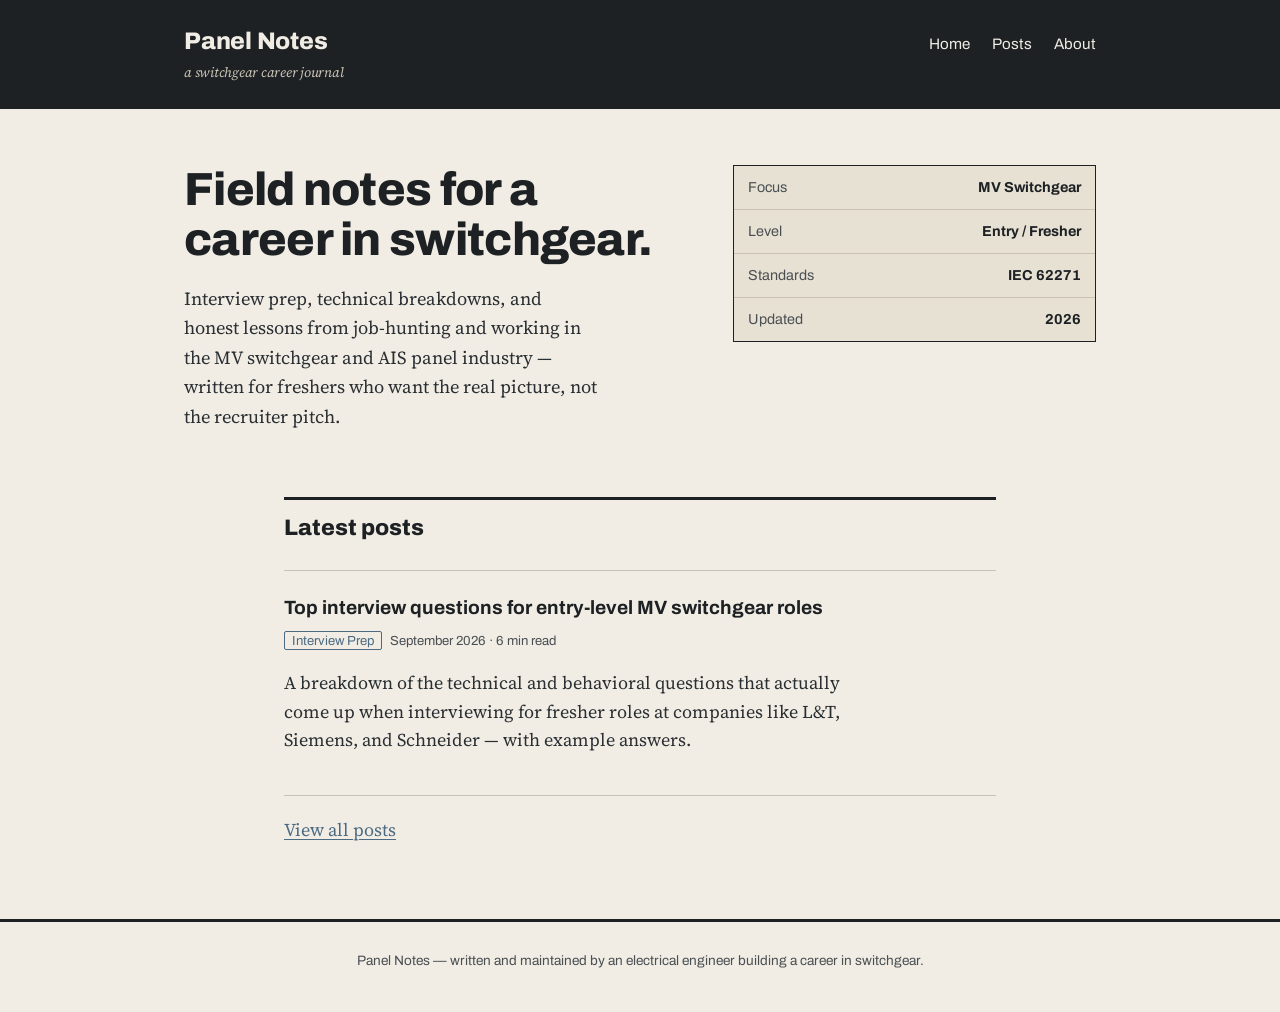
<file: index.html>
<!DOCTYPE html>
<html lang="en">
<head>
<meta charset="UTF-8">
<meta name="viewport" content="width=device-width, initial-scale=1.0">
<title>Panel Notes — MV Switchgear Career Journal</title>
<meta name="description" content="Career notes, interview prep, and field lessons from the MV switchgear and AIS panel industry.">
<link rel="preconnect" href="https://fonts.googleapis.com">
<link href="https://fonts.googleapis.com/css2?family=Archivo:wght@400;700;800&family=Source+Serif+4:ital,wght@0,400;0,600;1,400&display=swap" rel="stylesheet">
<link rel="stylesheet" href="style.css">
</head>
<body>

<header class="site-header">
  <div class="nameplate">
    <a href="index.html">
      <span class="brand">Panel Notes
        <span class="brand-sub">a switchgear career journal</span>
      </span>
    </a>
    <nav class="site-nav">
      <a href="index.html">Home</a>
      <a href="blog.html">Posts</a>
      <a href="about.html">About</a>
    </nav>
  </div>
</header>

<section class="hero">
  <div>
    <h1>Field notes for a career in switchgear.</h1>
    <p class="lede">Interview prep, technical breakdowns, and honest lessons from job-hunting and working in the MV switchgear and AIS panel industry — written for freshers who want the real picture, not the recruiter pitch.</p>
  </div>
  <div class="plate">
    <div class="plate-row"><span>Focus</span><span>MV Switchgear</span></div>
    <div class="plate-row"><span>Level</span><span>Entry / Fresher</span></div>
    <div class="plate-row"><span>Standards</span><span>IEC 62271</span></div>
    <div class="plate-row"><span>Updated</span><span id="plate-date">2026</span></div>
  </div>
</section>

<section class="section">
  <h2 class="section-title">Latest posts</h2>
  <ul class="post-list">
    <li class="post-item">
      <a class="title-link" href="interview-questions-mv-switchgear.html">Top interview questions for entry-level MV switchgear roles</a>
      <div class="post-meta"><span class="tag">Interview Prep</span>September 2026 · 6 min read</div>
      <p class="post-excerpt">A breakdown of the technical and behavioral questions that actually come up when interviewing for fresher roles at companies like L&T, Siemens, and Schneider — with example answers.</p>
    </li>
  </ul>
  <p style="margin-top:20px;"><a href="blog.html">View all posts</a></p>
</section>

<footer class="site-footer">
  Panel Notes — written and maintained by an electrical engineer building a career in switchgear.
</footer>

</body>
</html>
</file>
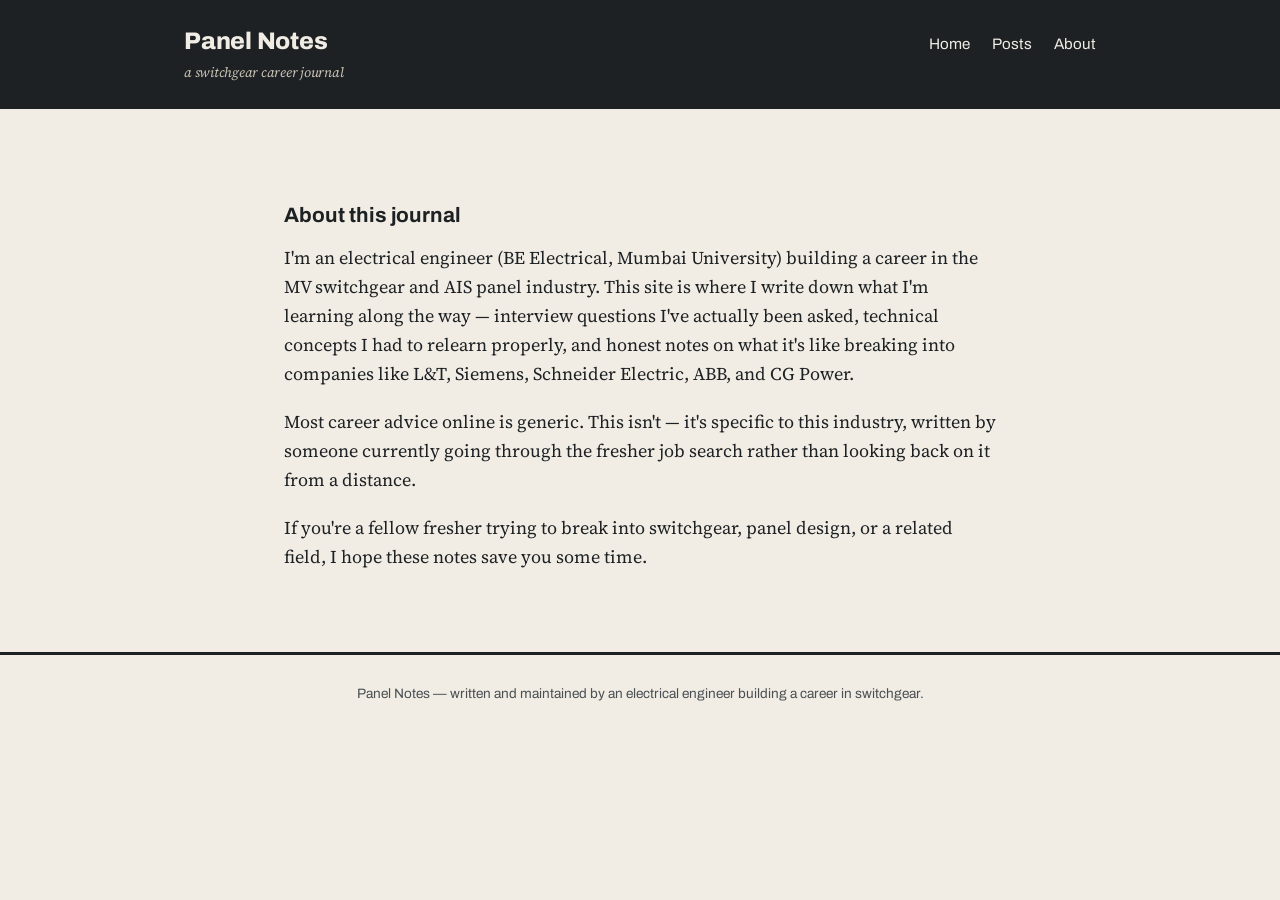
<file: about.html>
<!DOCTYPE html>
<html lang="en">
<head>
<meta charset="UTF-8">
<meta name="viewport" content="width=device-width, initial-scale=1.0">
<title>About — Panel Notes</title>
<link rel="preconnect" href="https://fonts.googleapis.com">
<link href="https://fonts.googleapis.com/css2?family=Archivo:wght@400;700;800&family=Source+Serif+4:ital,wght@0,400;0,600;1,400&display=swap" rel="stylesheet">
<link rel="stylesheet" href="style.css">
</head>
<body>

<header class="site-header">
  <div class="nameplate">
    <a href="index.html">
      <span class="brand">Panel Notes
        <span class="brand-sub">a switchgear career journal</span>
      </span>
    </a>
    <nav class="site-nav">
      <a href="index.html">Home</a>
      <a href="blog.html">Posts</a>
      <a href="about.html">About</a>
    </nav>
  </div>
</header>

<article class="post-body" style="padding-top:48px;">
  <h2>About this journal</h2>
  <p>I'm an electrical engineer (BE Electrical, Mumbai University) building a career in the MV switchgear and AIS panel industry. This site is where I write down what I'm learning along the way — interview questions I've actually been asked, technical concepts I had to relearn properly, and honest notes on what it's like breaking into companies like L&T, Siemens, Schneider Electric, ABB, and CG Power.</p>
  <p>Most career advice online is generic. This isn't — it's specific to this industry, written by someone currently going through the fresher job search rather than looking back on it from a distance.</p>
  <p>If you're a fellow fresher trying to break into switchgear, panel design, or a related field, I hope these notes save you some time.</p>
</article>

<footer class="site-footer">
  Panel Notes — written and maintained by an electrical engineer building a career in switchgear.
</footer>

</body>
</html>
</file>
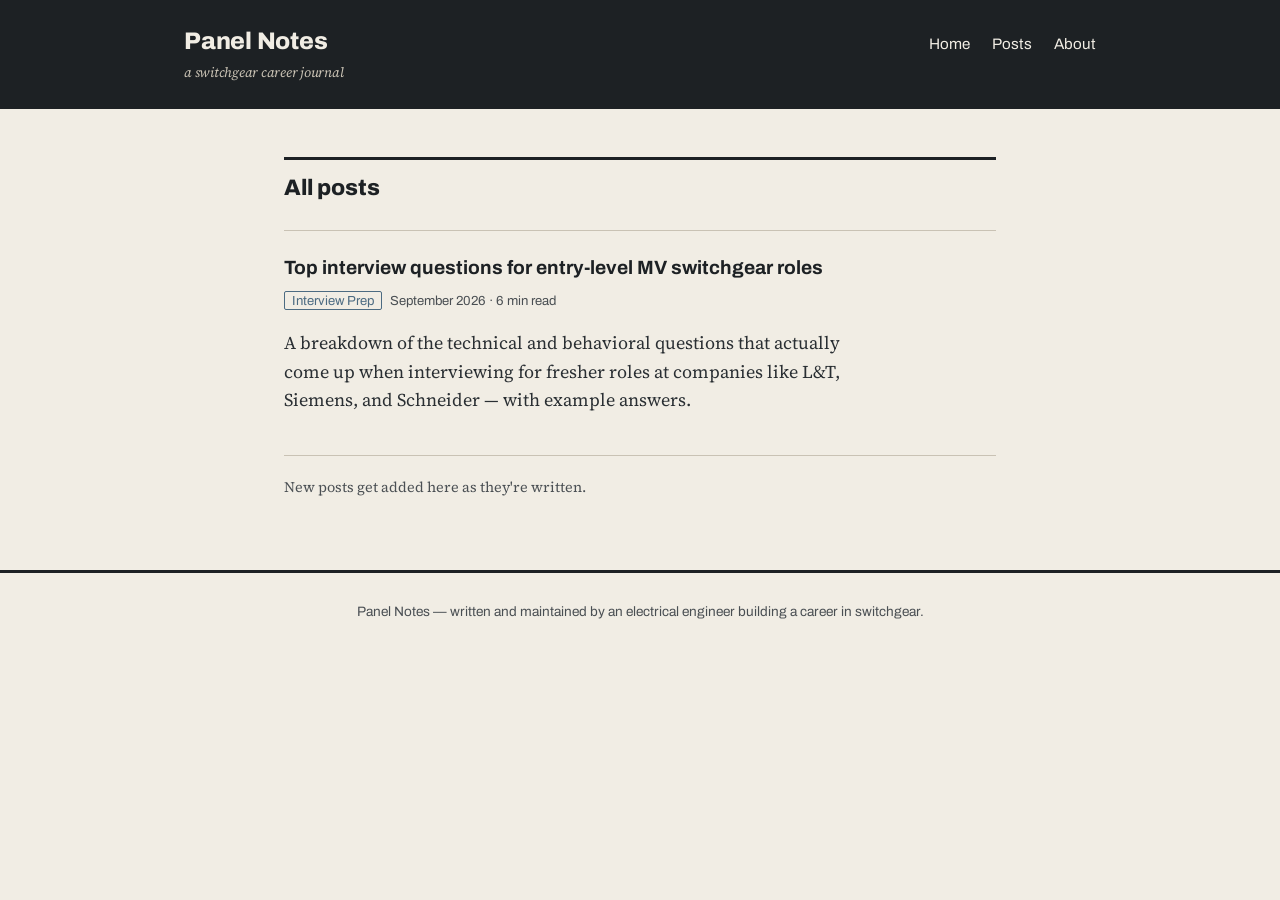
<file: blog.html>
<!DOCTYPE html>
<html lang="en">
<head>
<meta charset="UTF-8">
<meta name="viewport" content="width=device-width, initial-scale=1.0">
<title>All Posts — Panel Notes</title>
<link rel="preconnect" href="https://fonts.googleapis.com">
<link href="https://fonts.googleapis.com/css2?family=Archivo:wght@400;700;800&family=Source+Serif+4:ital,wght@0,400;0,600;1,400&display=swap" rel="stylesheet">
<link rel="stylesheet" href="style.css">
</head>
<body>

<header class="site-header">
  <div class="nameplate">
    <a href="index.html">
      <span class="brand">Panel Notes
        <span class="brand-sub">a switchgear career journal</span>
      </span>
    </a>
    <nav class="site-nav">
      <a href="index.html">Home</a>
      <a href="blog.html">Posts</a>
      <a href="about.html">About</a>
    </nav>
  </div>
</header>

<section class="section" style="padding-top:48px;">
  <h2 class="section-title">All posts</h2>
  <ul class="post-list">
    <li class="post-item">
      <a class="title-link" href="interview-questions-mv-switchgear.html">Top interview questions for entry-level MV switchgear roles</a>
      <div class="post-meta"><span class="tag">Interview Prep</span>September 2026 · 6 min read</div>
      <p class="post-excerpt">A breakdown of the technical and behavioral questions that actually come up when interviewing for fresher roles at companies like L&T, Siemens, and Schneider — with example answers.</p>
    </li>
  </ul>
  <p style="margin-top:20px; color:#4A4F53; font-size:0.9rem;">New posts get added here as they're written.</p>
</section>

<footer class="site-footer">
  Panel Notes — written and maintained by an electrical engineer building a career in switchgear.
</footer>

</body>
</html>
</file>
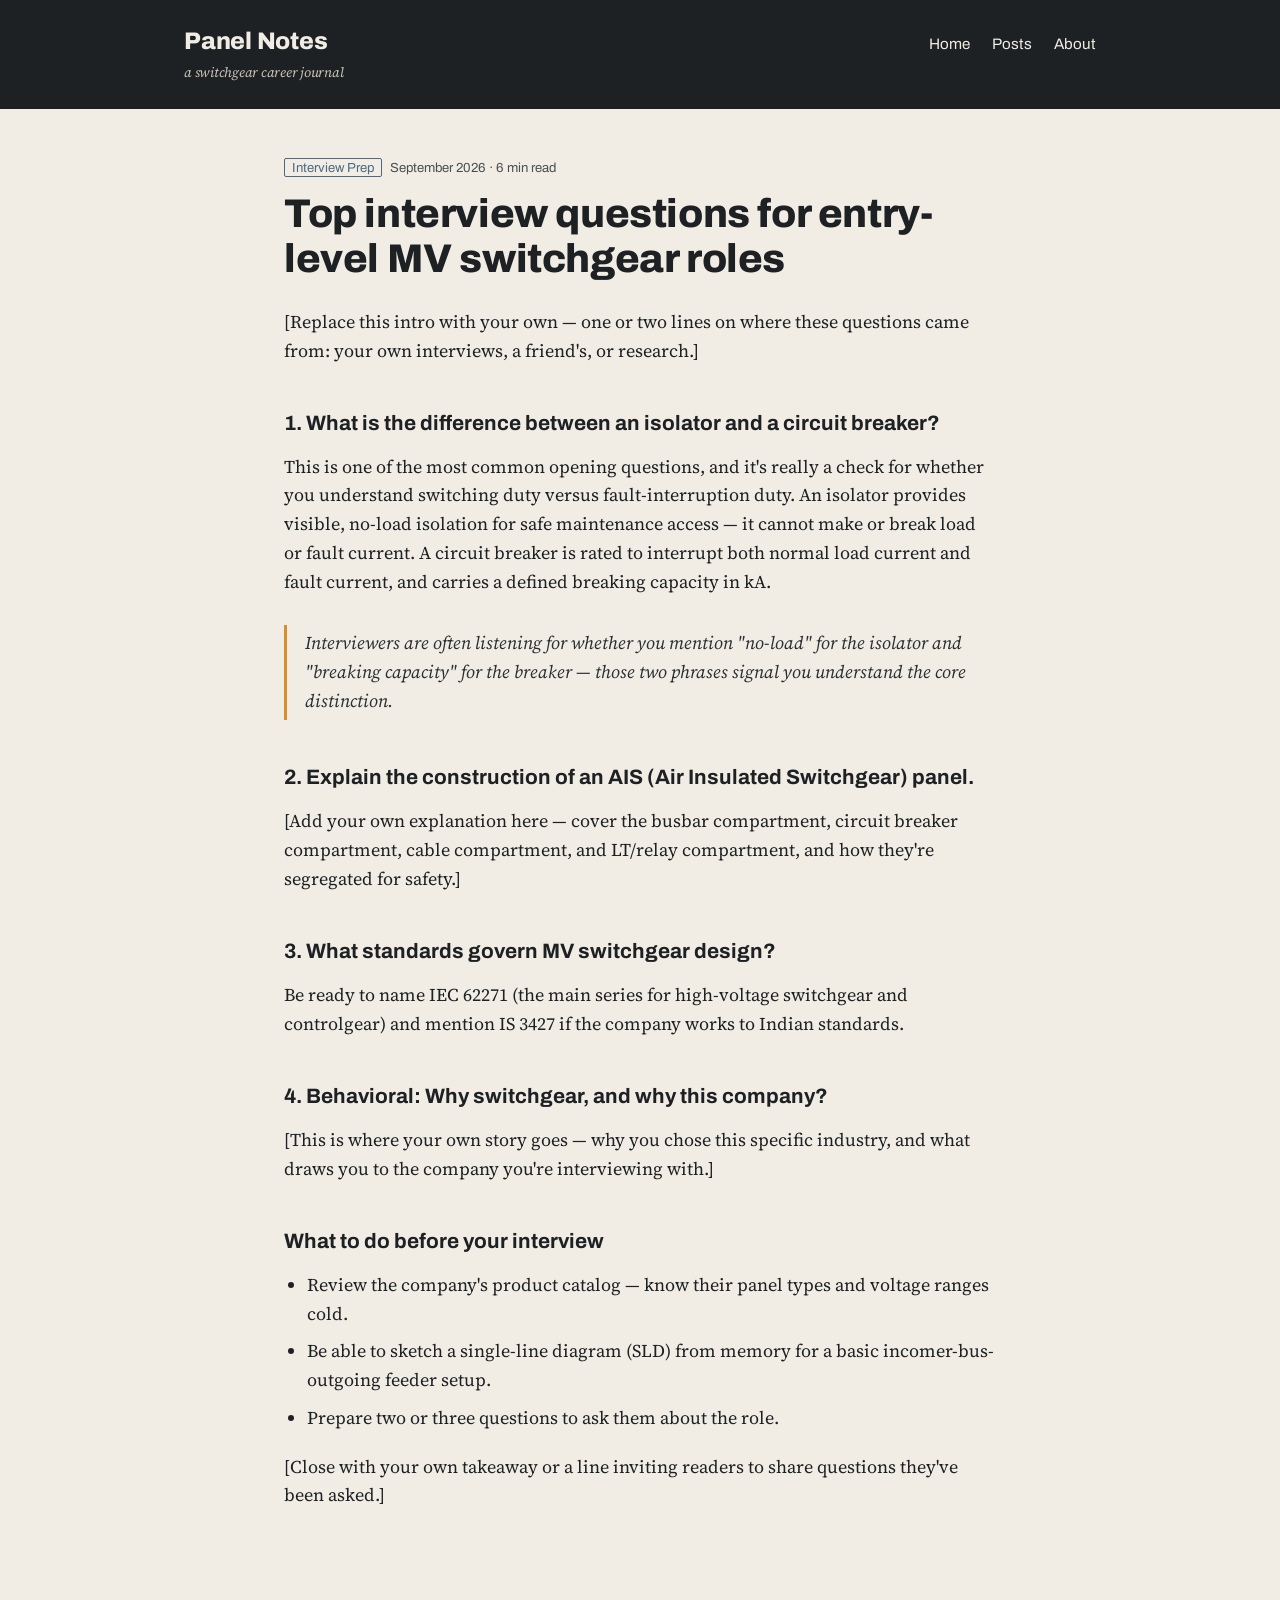
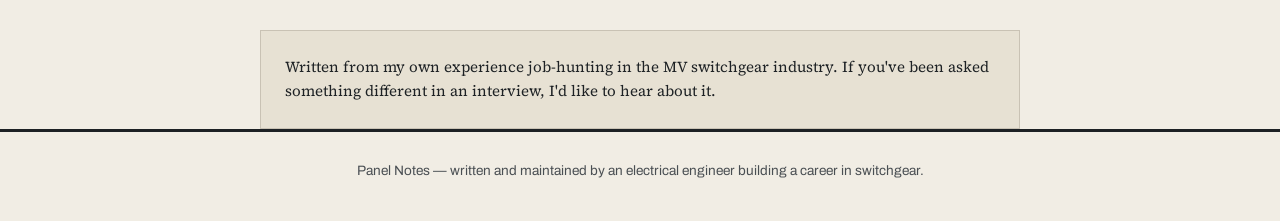
<file: interview-questions-mv-switchgear.html>
<!DOCTYPE html>
<html lang="en">
<head>
<meta charset="UTF-8">
<meta name="viewport" content="width=device-width, initial-scale=1.0">
<title>Top interview questions for entry-level MV switchgear roles — Panel Notes</title>
<meta name="description" content="Technical and behavioral interview questions asked at entry-level MV switchgear and AIS panel roles, with example answers.">
<link rel="preconnect" href="https://fonts.googleapis.com">
<link href="https://fonts.googleapis.com/css2?family=Archivo:wght@400;700;800&family=Source+Serif+4:ital,wght@0,400;0,600;1,400&display=swap" rel="stylesheet">
<link rel="stylesheet" href="style.css">
</head>
<body>

<header class="site-header">
  <div class="nameplate">
    <a href="index.html">
      <span class="brand">Panel Notes
        <span class="brand-sub">a switchgear career journal</span>
      </span>
    </a>
    <nav class="site-nav">
      <a href="index.html">Home</a>
      <a href="blog.html">Posts</a>
      <a href="about.html">About</a>
    </nav>
  </div>
</header>

<div class="article-header">
  <div class="post-meta"><span class="tag">Interview Prep</span>September 2026 · 6 min read</div>
  <h1>Top interview questions for entry-level MV switchgear roles</h1>
</div>

<article class="post-body">
  <p>[Replace this intro with your own — one or two lines on where these questions came from: your own interviews, a friend's, or research.]</p>

  <h2>1. What is the difference between an isolator and a circuit breaker?</h2>
  <p>This is one of the most common opening questions, and it's really a check for whether you understand switching duty versus fault-interruption duty. An isolator provides visible, no-load isolation for safe maintenance access — it cannot make or break load or fault current. A circuit breaker is rated to interrupt both normal load current and fault current, and carries a defined breaking capacity in kA.</p>
  <blockquote>Interviewers are often listening for whether you mention "no-load" for the isolator and "breaking capacity" for the breaker — those two phrases signal you understand the core distinction.</blockquote>

  <h2>2. Explain the construction of an AIS (Air Insulated Switchgear) panel.</h2>
  <p>[Add your own explanation here — cover the busbar compartment, circuit breaker compartment, cable compartment, and LT/relay compartment, and how they're segregated for safety.]</p>

  <h2>3. What standards govern MV switchgear design?</h2>
  <p>Be ready to name IEC 62271 (the main series for high-voltage switchgear and controlgear) and mention IS 3427 if the company works to Indian standards.</p>

  <h2>4. Behavioral: Why switchgear, and why this company?</h2>
  <p>[This is where your own story goes — why you chose this specific industry, and what draws you to the company you're interviewing with.]</p>

  <h2>What to do before your interview</h2>
  <ul>
    <li>Review the company's product catalog — know their panel types and voltage ranges cold.</li>
    <li>Be able to sketch a single-line diagram (SLD) from memory for a basic incomer-bus-outgoing feeder setup.</li>
    <li>Prepare two or three questions to ask them about the role.</li>
  </ul>

  <p>[Close with your own takeaway or a line inviting readers to share questions they've been asked.]</p>
</article>

<div class="byline-box">
  Written from my own experience job-hunting in the MV switchgear industry. If you've been asked something different in an interview, I'd like to hear about it.
</div>

<footer class="site-footer">
  Panel Notes — written and maintained by an electrical engineer building a career in switchgear.
</footer>

</body>
</html>
</file>
<file: style.css>
/* ============================================================
   Design tokens
   ============================================================ */
:root {
  --graphite: #1D2124;
  --graphite-soft: #2A2F33;
  --paper: #F1EDE4;
  --paper-dim: #E7E1D3;
  --amber: #D98E2C;
  --steel: #4C6B82;
  --rule: #C9C2B4;
  --rule-dark: #4A4F53;

  --font-display: "Archivo", "Arial Narrow", sans-serif;
  --font-body: "Source Serif 4", Georgia, serif;

  --max-w: 760px;
}

* { box-sizing: border-box; }

html { -webkit-text-size-adjust: 100%; }

body {
  margin: 0;
  background: var(--paper);
  color: var(--graphite);
  font-family: var(--font-body);
  font-size: 18px;
  line-height: 1.6;
}

a { color: var(--steel); text-decoration-thickness: 1px; text-underline-offset: 3px; }
a:hover { color: var(--amber); }

a:focus-visible, button:focus-visible {
  outline: 2px solid var(--amber);
  outline-offset: 2px;
}

img { max-width: 100%; display: block; }

/* ============================================================
   Nameplate header — modeled on a switchgear rating plate
   ============================================================ */
.site-header {
  border-bottom: 3px solid var(--graphite);
  background: var(--graphite);
  color: var(--paper);
}

.nameplate {
  max-width: 960px;
  margin: 0 auto;
  padding: 22px 24px;
  display: flex;
  align-items: baseline;
  justify-content: space-between;
  gap: 16px;
  flex-wrap: wrap;
}

.nameplate a { color: var(--paper); text-decoration: none; }

.brand {
  font-family: var(--font-display);
  font-weight: 800;
  font-size: 1.5rem;
  letter-spacing: -0.01em;
}

.brand .brand-sub {
  display: block;
  font-family: var(--font-body);
  font-weight: 400;
  font-style: italic;
  font-size: 0.85rem;
  color: var(--rule);
  margin-top: 2px;
}

.site-nav { display: flex; gap: 22px; font-family: var(--font-display); font-size: 0.95rem; }
.site-nav a { color: var(--paper); text-decoration: none; border-bottom: 1px solid transparent; padding-bottom: 2px; }
.site-nav a:hover { border-bottom-color: var(--amber); color: var(--paper); }

/* ============================================================
   Hero
   ============================================================ */
.hero {
  max-width: 960px;
  margin: 0 auto;
  padding: 56px 24px 40px;
  display: grid;
  grid-template-columns: 1.4fr 1fr;
  gap: 40px;
  align-items: start;
}

@media (max-width: 720px) {
  .hero { grid-template-columns: 1fr; padding: 36px 20px 28px; }
}

.hero h1 {
  font-family: var(--font-display);
  font-weight: 800;
  font-size: clamp(2rem, 5vw, 2.9rem);
  line-height: 1.08;
  margin: 0 0 18px;
  letter-spacing: -0.015em;
}

.hero p.lede {
  font-size: 1.15rem;
  color: var(--graphite-soft);
  max-width: 46ch;
}

/* rating-plate style info box, repurposed for site stats */
.plate {
  border: 1px solid var(--graphite);
  background: var(--paper-dim);
  font-family: var(--font-display);
  font-size: 0.9rem;
}

.plate-row {
  display: flex;
  justify-content: space-between;
  padding: 10px 14px;
  border-bottom: 1px solid var(--rule);
}
.plate-row:last-child { border-bottom: none; }
.plate-row span:first-child { color: var(--rule-dark); }
.plate-row span:last-child { font-weight: 700; }

/* ============================================================
   Sections / rules
   ============================================================ */
.section {
  max-width: var(--max-w);
  margin: 0 auto;
  padding: 8px 24px 56px;
}

.section-title {
  font-family: var(--font-display);
  font-weight: 800;
  font-size: 1.4rem;
  border-top: 3px solid var(--graphite);
  padding-top: 10px;
  margin: 0 0 24px;
}

/* ============================================================
   Post list
   ============================================================ */
.post-list { list-style: none; margin: 0; padding: 0; }

.post-item {
  border-bottom: 1px solid var(--rule);
  padding: 22px 0;
}
.post-item:first-child { border-top: 1px solid var(--rule); }

.post-item a.title-link {
  font-family: var(--font-display);
  font-weight: 700;
  font-size: 1.2rem;
  text-decoration: none;
  color: var(--graphite);
  display: block;
  margin-bottom: 6px;
}
.post-item a.title-link:hover { color: var(--steel); }

.post-meta {
  font-family: var(--font-display);
  font-size: 0.82rem;
  color: var(--rule-dark);
  margin-bottom: 8px;
}
.post-meta .tag {
  color: var(--steel);
  border: 1px solid var(--steel);
  padding: 1px 7px;
  border-radius: 2px;
  margin-right: 8px;
}

.post-excerpt { color: var(--graphite-soft); max-width: 62ch; }

/* ============================================================
   Article page
   ============================================================ */
.article-header {
  max-width: var(--max-w);
  margin: 0 auto;
  padding: 48px 24px 0;
}

.article-header .post-meta { margin-bottom: 14px; }

.article-header h1 {
  font-family: var(--font-display);
  font-weight: 800;
  font-size: clamp(1.8rem, 4.5vw, 2.5rem);
  line-height: 1.12;
  margin: 0 0 18px;
  letter-spacing: -0.01em;
}

article.post-body {
  max-width: var(--max-w);
  margin: 0 auto;
  padding: 8px 24px 60px;
}

article.post-body h2 {
  font-family: var(--font-display);
  font-weight: 700;
  font-size: 1.3rem;
  margin: 2em 0 0.6em;
}

article.post-body p { margin: 0 0 1.1em; }

article.post-body ul, article.post-body ol {
  margin: 0 0 1.1em;
  padding-left: 1.3em;
}
article.post-body li { margin-bottom: 0.5em; }

article.post-body blockquote {
  margin: 1.6em 0;
  padding: 4px 0 4px 18px;
  border-left: 3px solid var(--amber);
  color: var(--graphite-soft);
  font-style: italic;
}

.byline-box {
  max-width: var(--max-w);
  margin: 40px auto 0;
  padding: 24px;
  background: var(--paper-dim);
  border: 1px solid var(--rule);
  font-size: 0.95rem;
}

/* ============================================================
   Footer
   ============================================================ */
.site-footer {
  border-top: 3px solid var(--graphite);
  padding: 28px 24px 40px;
  text-align: center;
  font-family: var(--font-display);
  font-size: 0.85rem;
  color: var(--rule-dark);
}
</file>
